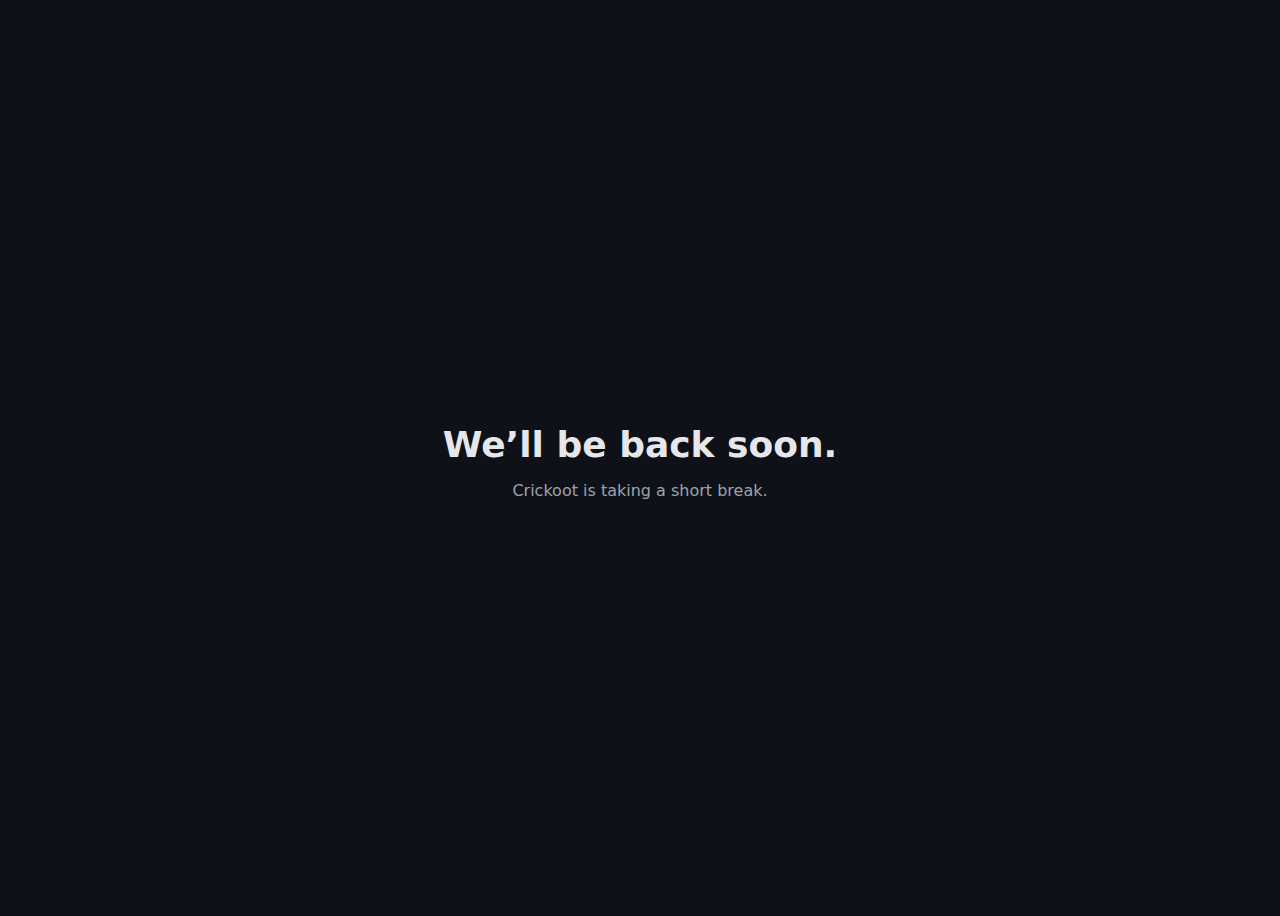
<file: index.html>
<!DOCTYPE html>
<html lang="en">
<head>
  <meta charset="UTF-8">
  <title>Crickoot — Maintenance</title>
  <meta name="viewport" content="width=device-width, initial-scale=1.0">
  <style>
    body {
      background: #0e1117;
      color: #e5e7eb;
      font-family: system-ui, sans-serif;
      display: flex;
      align-items: center;
      justify-content: center;
      height: 100vh;
      text-align: center;
    }
    h1 {
      font-size: 36px;
      margin-bottom: 12px;
    }
    p {
      color: #9ca3af;
      font-size: 16px;
    }
  </style>
</head>
<body>
  <div>
    <h1>We’ll be back soon.</h1>
    <p>Crickoot is taking a short break.</p>
  </div>
</body>
</html>
</file>
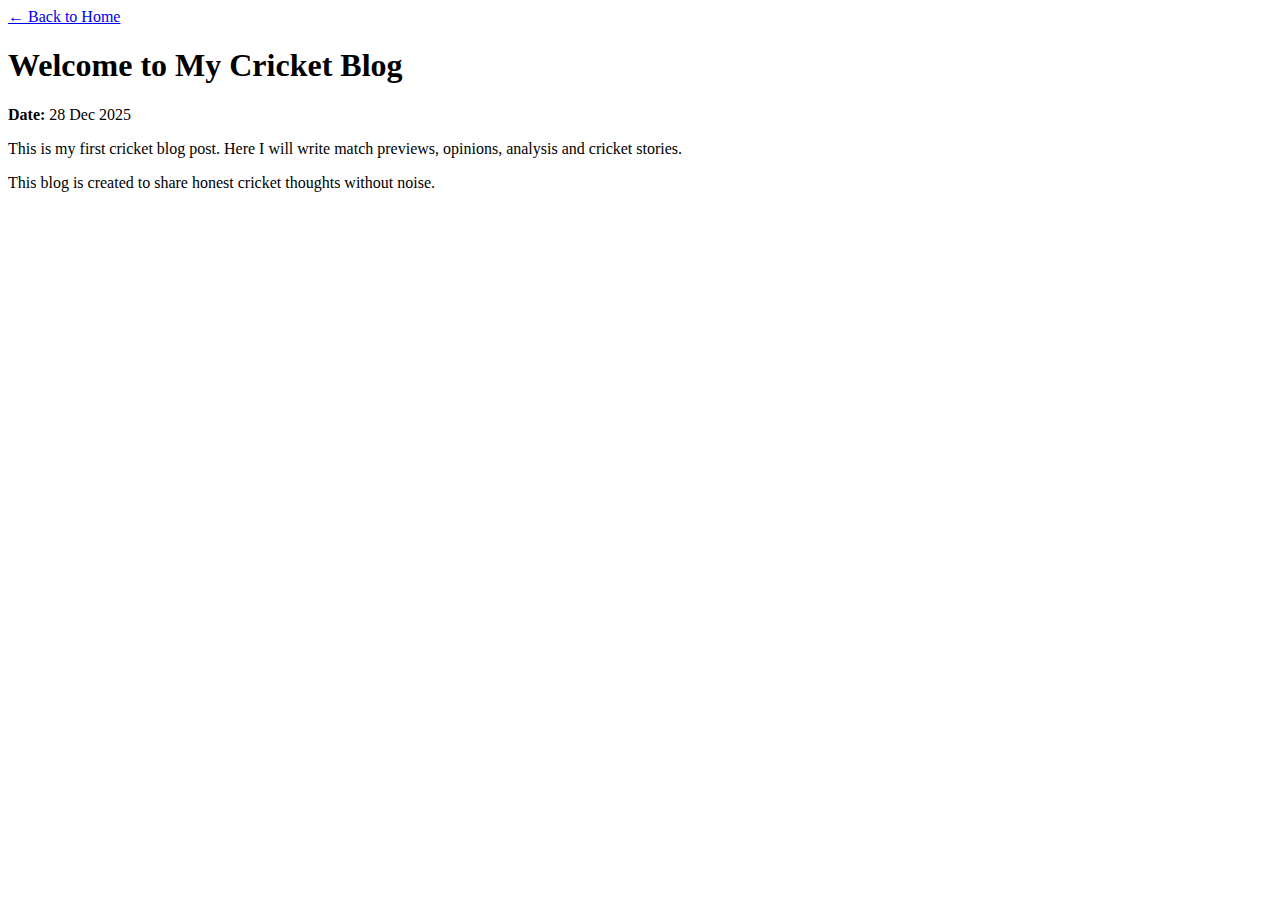
<file: posts/first-post.html>
<!DOCTYPE html>
<html lang="en">
<head>
  <meta charset="UTF-8">
  <title>Welcome to My Cricket Blog</title>
</head>
<body>

  <a href="../index.html">← Back to Home</a>

  <h1>Welcome to My Cricket Blog</h1>

  <p><strong>Date:</strong> 28 Dec 2025</p>

  <p>
    This is my first cricket blog post.
    Here I will write match previews, opinions,
    analysis and cricket stories.
  </p>

  <p>
    This blog is created to share honest cricket
    thoughts without noise.
  </p>

</body>
</html>
</file>
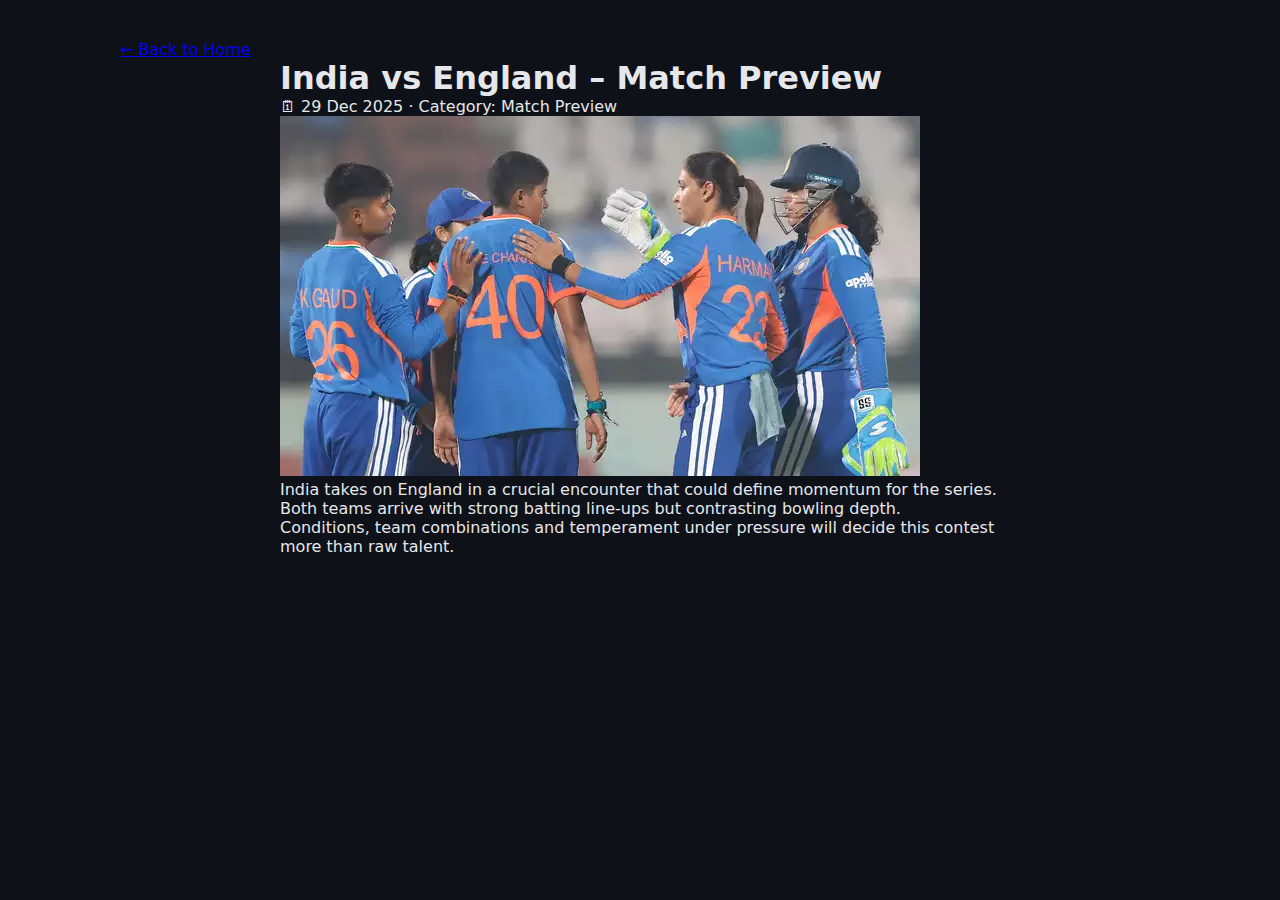
<file: posts/india-vs-eng-preview copy 2.html>
<!DOCTYPE html>
<html lang="en">
<head>
  <meta charset="UTF-8">
  <title>India vs England – Match Preview</title>
  <meta name="viewport" content="width=device-width, initial-scale=1.0">
  <link rel="stylesheet" href="../css/style.css">
</head>
<body>

<a class="back" href="../index.html">← Back to Home</a>

<div class="article">

  <h1>India vs England – Match Preview</h1>
  <p class="date">🗓 29 Dec 2025 · Category: Match Preview</p>

  <img src="../images/ind-vs-eng.jpg" alt="India vs England">

  <p>
    India takes on England in a crucial encounter that could
    define momentum for the series. Both teams arrive with
    strong batting line-ups but contrasting bowling depth.
  </p>

  <p>
    Conditions, team combinations and temperament under
    pressure will decide this contest more than raw talent.
  </p>

</div>

</body>
</html>
</file>
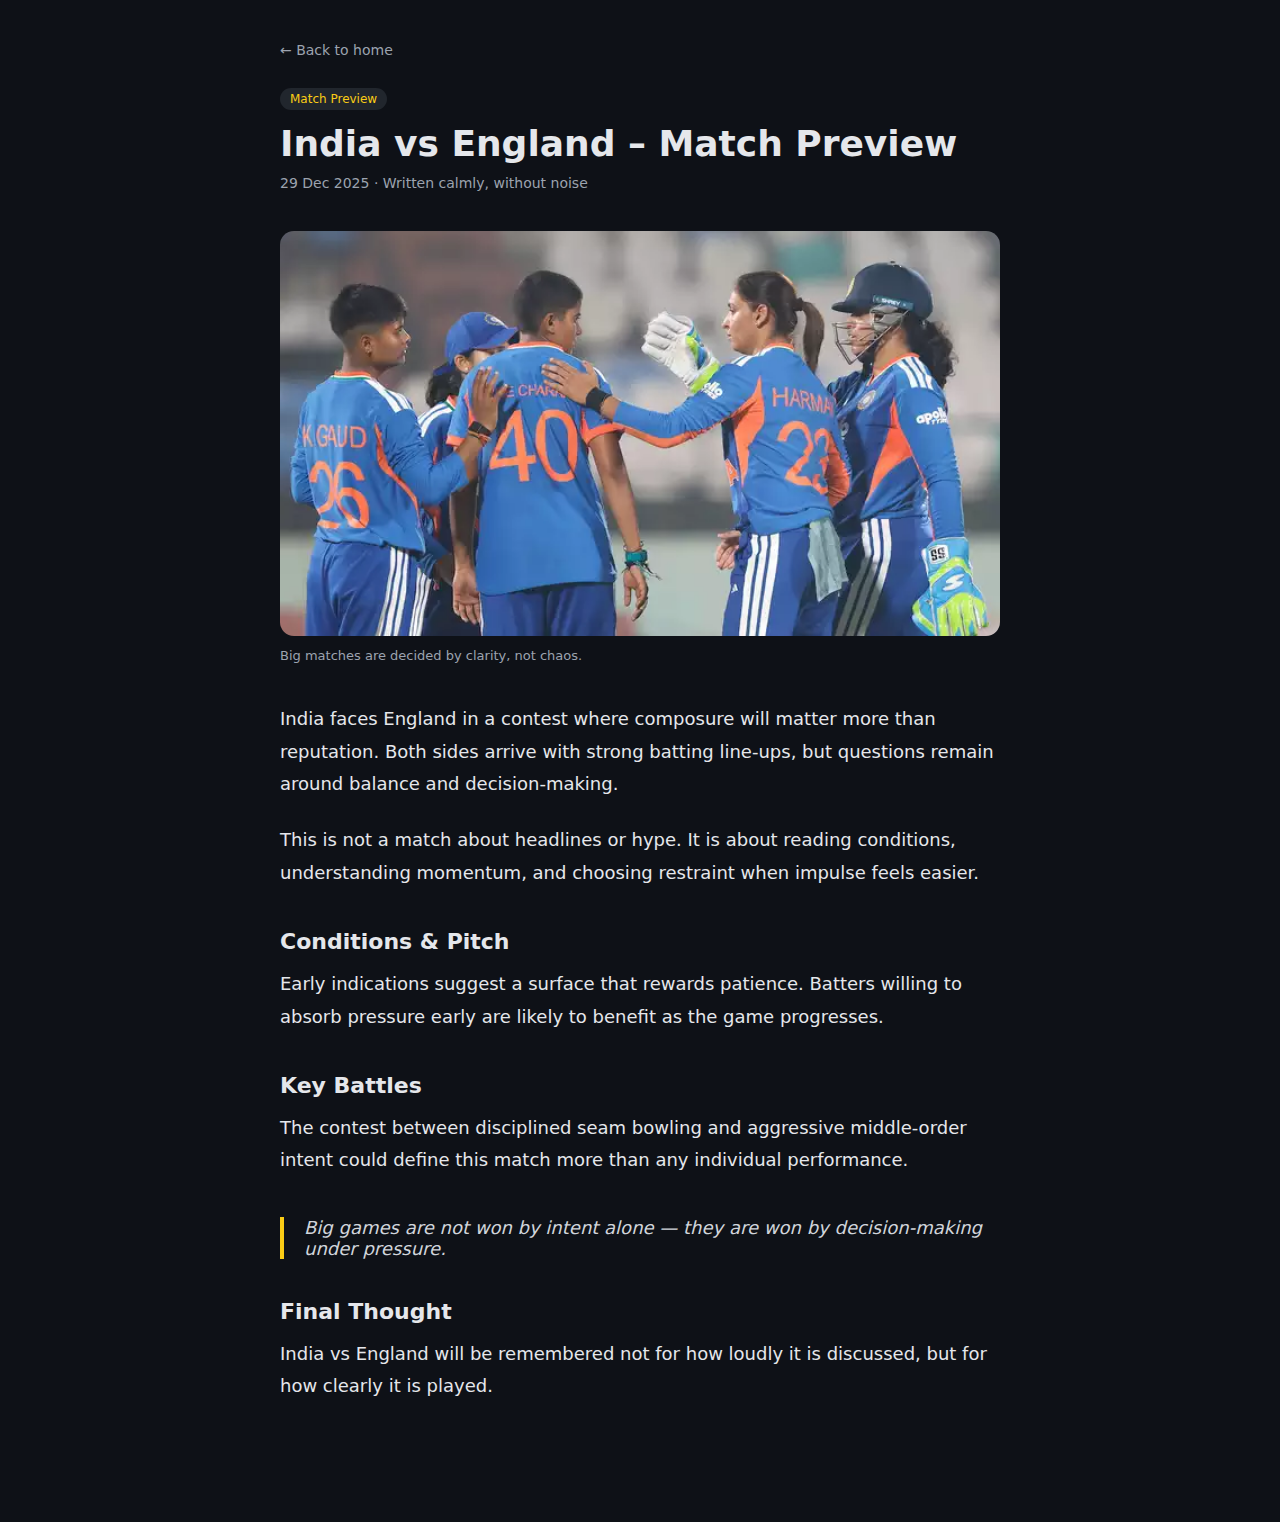
<file: posts/india-vs-eng-preview.html>
<!DOCTYPE html>
<html lang="en">
<head>
  <meta charset="UTF-8">
  <title>India vs England – Match Preview</title>
  <meta name="viewport" content="width=device-width, initial-scale=1.0">
  <link rel="stylesheet" href="../css/style.css">
</head>
<body>

  <article class="article">

    <a href="../index.html" class="article-back">← Back to home</a>

    <header class="article-header">
      <span class="article-tag">Match Preview</span>

      <h1>India vs England – Match Preview</h1>

      <p class="article-meta">
        29 Dec 2025 · Written calmly, without noise
      </p>
    </header>

    <figure class="article-hero">
      <img src="../images/ind-vs-eng.jpg" alt="India vs England">
      <figcaption>
        Big matches are decided by clarity, not chaos.
      </figcaption>
    </figure>

    <div class="article-content">

      <p>
        India faces England in a contest where composure will
        matter more than reputation. Both sides arrive with
        strong batting line-ups, but questions remain around
        balance and decision-making.
      </p>

      <p>
        This is not a match about headlines or hype. It is about
        reading conditions, understanding momentum, and choosing
        restraint when impulse feels easier.
      </p>

      <h2>Conditions & Pitch</h2>

      <p>
        Early indications suggest a surface that rewards patience.
        Batters willing to absorb pressure early are likely to
        benefit as the game progresses.
      </p>

      <h2>Key Battles</h2>

      <p>
        The contest between disciplined seam bowling and aggressive
        middle-order intent could define this match more than any
        individual performance.
      </p>

      <blockquote>
        Big games are not won by intent alone — they are won by
        decision-making under pressure.
      </blockquote>

      <h2>Final Thought</h2>

      <p>
        India vs England will be remembered not for how loudly it
        is discussed, but for how clearly it is played.
      </p>

    </div>

  </article>

</body>
</html>
</file>
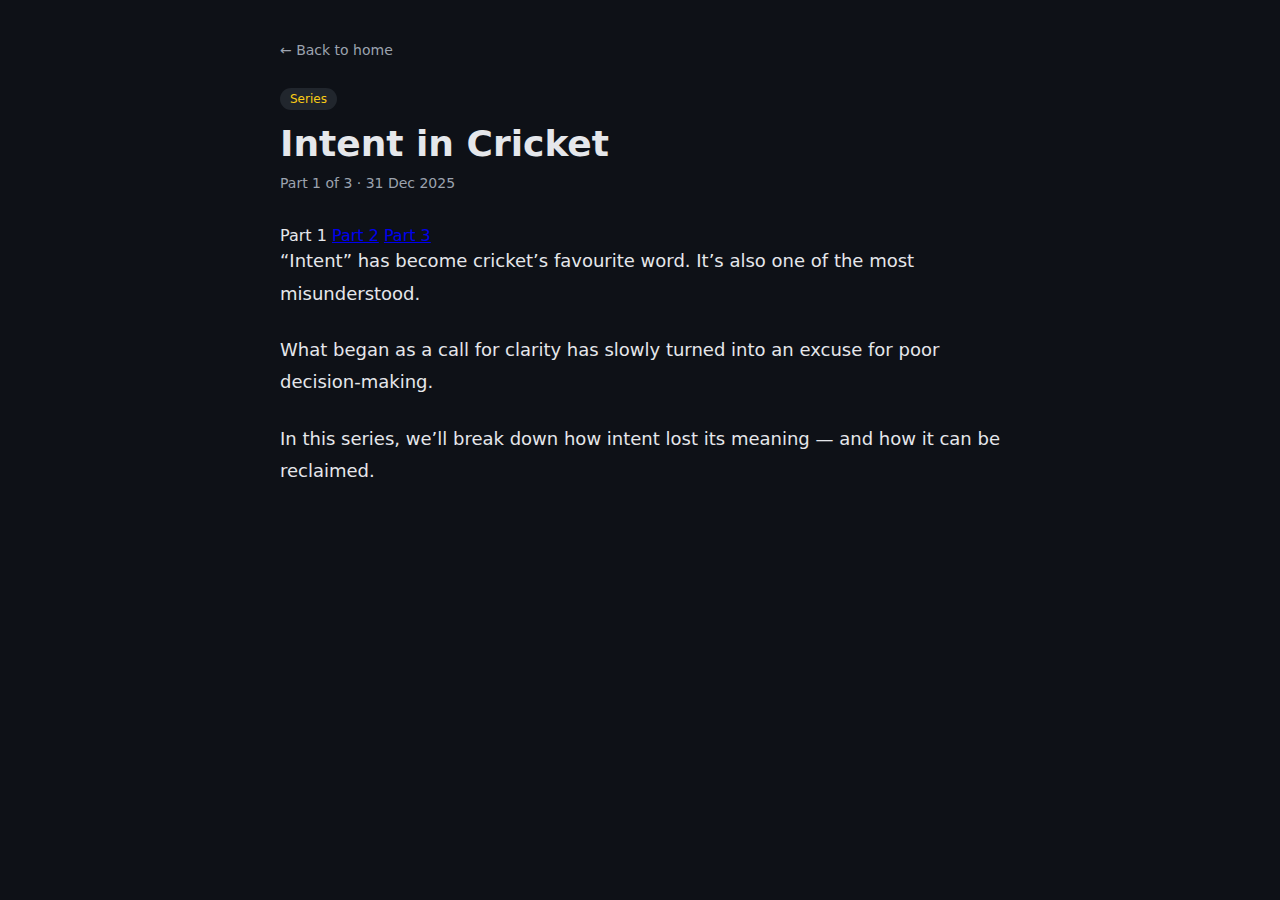
<file: posts/intent-in-cricket-part-1.html>
<!DOCTYPE html>
<html lang="en">
<head>
  <meta charset="UTF-8">
  <title>Intent in Cricket (Part 1): What We Get Wrong</title>
  <meta name="viewport" content="width=device-width, initial-scale=1.0">
  <link rel="stylesheet" href="../css/style.css">
</head>
<body>

<article class="article series-article">

  <a href="../index.html" class="article-back">← Back to home</a>

  <header class="article-header">
    <span class="article-tag">Series</span>

    <h1>Intent in Cricket</h1>

    <p class="article-meta">
      Part 1 of 3 · 31 Dec 2025
    </p>
  </header>

  <!-- SERIES NAV -->
  <nav class="series-nav">
    <span class="active">Part 1</span>
    <a href="intent-in-cricket-part-2.html">Part 2</a>
    <a href="intent-in-cricket-part-3.html">Part 3</a>
  </nav>

  <div class="article-content">

    <p class="lead">
      “Intent” has become cricket’s favourite word.
      It’s also one of the most misunderstood.
    </p>

    <p>
      What began as a call for clarity has slowly
      turned into an excuse for poor decision-making.
    </p>

    <p>
      In this series, we’ll break down how intent
      lost its meaning — and how it can be reclaimed.
    </p>

  </div>

</article>

</body>
</html>
</file>
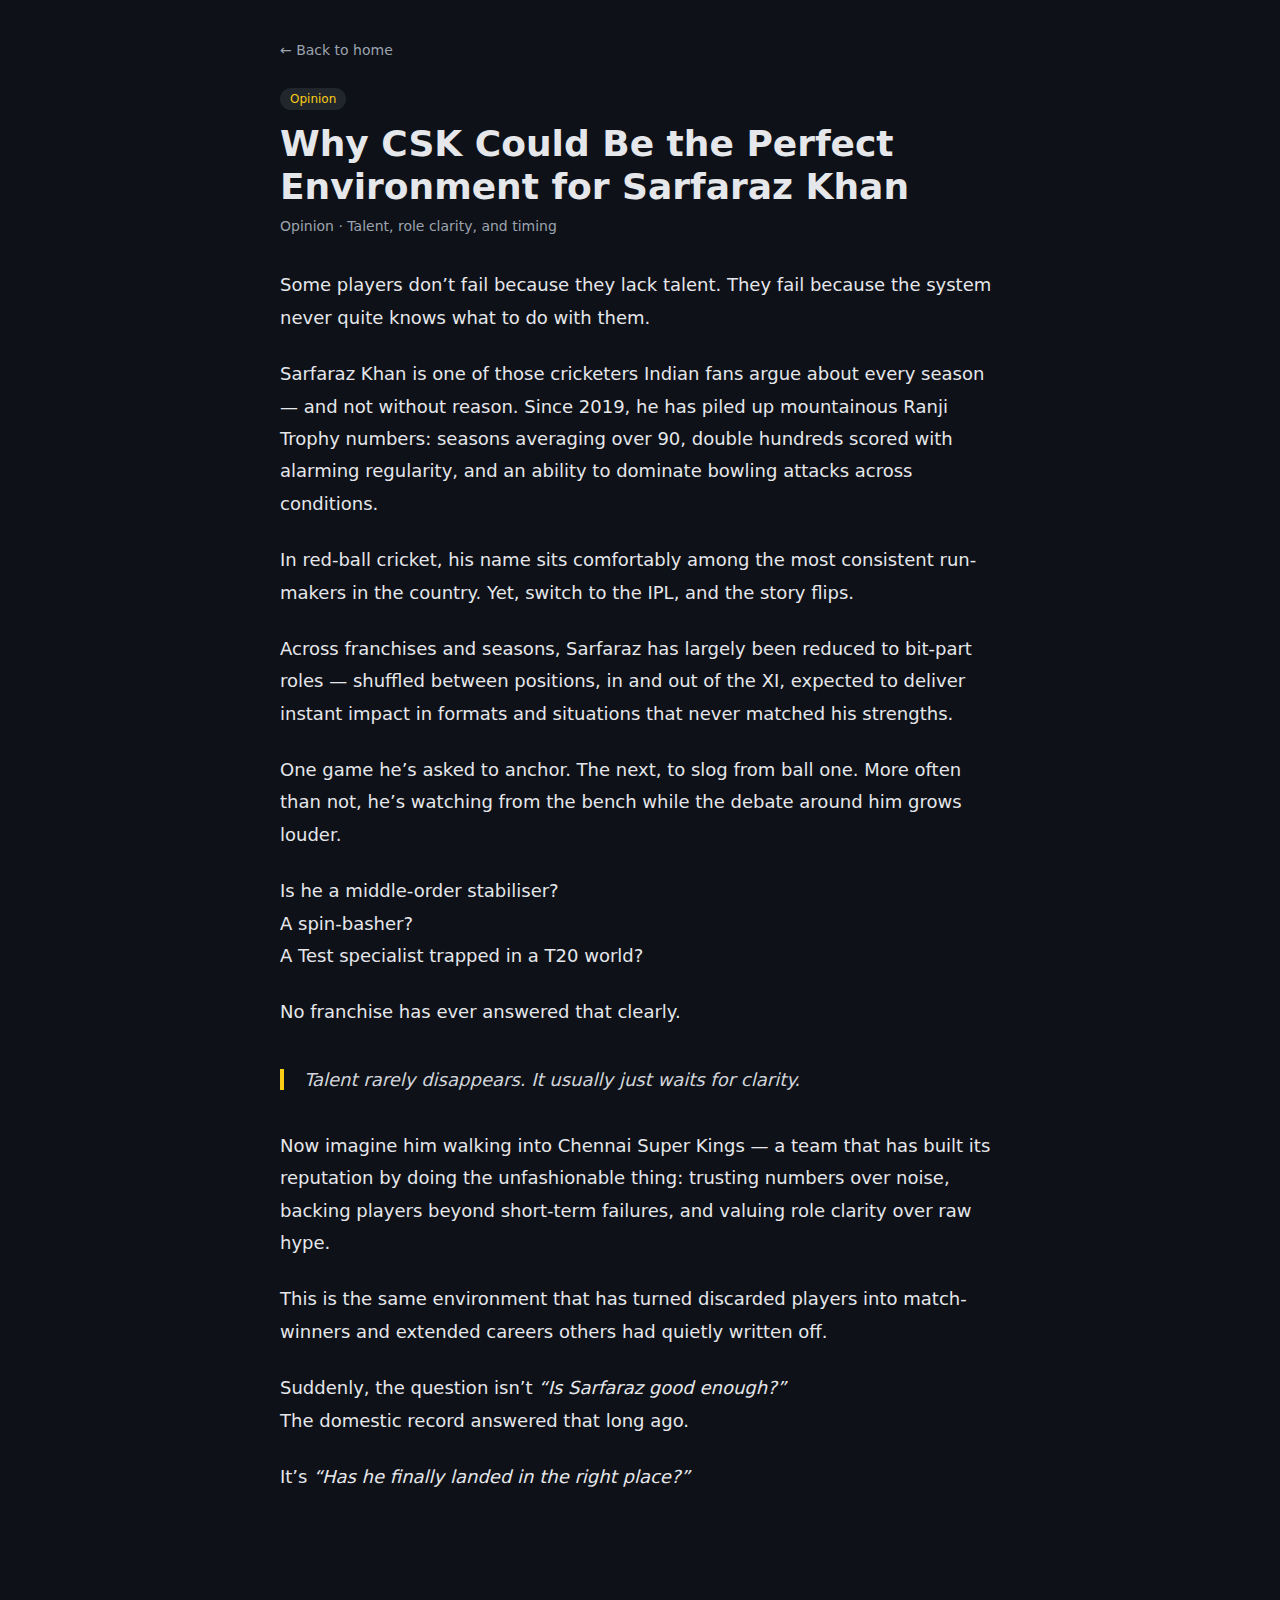
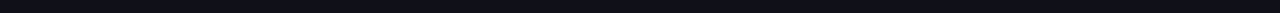
<file: posts/why-csk-could-be-perfect-for-sarfaraz.html>
<!DOCTYPE html>
<html lang="en">
<head>
  <meta charset="UTF-8">
  <meta name="description" content="Why CSK could be the perfect environment for Sarfaraz Khan — an opinion on talent, fit, and role clarity.">
  <title>Why CSK Could Be the Perfect Environment for Sarfaraz Khan</title>
  <meta name="viewport" content="width=device-width, initial-scale=1.0">
  <link rel="stylesheet" href="../css/style.css">

<script async src="https://www.googletagmanager.com/gtag/js?id=G-M5JHYESELD"></script>
<script>
  window.dataLayer = window.dataLayer || [];
  function gtag(){dataLayer.push(arguments);}
  gtag('js', new Date());
  gtag('config', 'G-M5JHYESELD');
</script>

</head>
<body>

<article class="article opinion-article">

  <a href="../index.html" class="article-back">← Back to home</a>

  <header class="article-header">
    <span class="article-tag opinion">Opinion</span>

    <h1>Why CSK Could Be the Perfect Environment for Sarfaraz Khan</h1>

    <p class="article-meta">
      Opinion · Talent, role clarity, and timing
    </p>
  </header>

  <div class="article-content">

    <p class="lead">
      Some players don’t fail because they lack talent.
      They fail because the system never quite knows what to do with them.
    </p>

    <p>
      Sarfaraz Khan is one of those cricketers Indian fans argue about every season —
      and not without reason. Since 2019, he has piled up mountainous Ranji Trophy numbers:
      seasons averaging over 90, double hundreds scored with alarming regularity, and
      an ability to dominate bowling attacks across conditions.
    </p>

    <p>
      In red-ball cricket, his name sits comfortably among the most consistent
      run-makers in the country. Yet, switch to the IPL, and the story flips.
    </p>

    <p>
      Across franchises and seasons, Sarfaraz has largely been reduced to bit-part roles —
      shuffled between positions, in and out of the XI, expected to deliver instant impact
      in formats and situations that never matched his strengths.
    </p>

    <p>
      One game he’s asked to anchor. The next, to slog from ball one.
      More often than not, he’s watching from the bench while the debate around him grows louder.
    </p>

    <p>
      Is he a middle-order stabiliser?<br>
      A spin-basher?<br>
      A Test specialist trapped in a T20 world?
    </p>

    <p>
      No franchise has ever answered that clearly.
    </p>

    <blockquote>
      Talent rarely disappears. It usually just waits for clarity.
    </blockquote>

    <p>
      Now imagine him walking into Chennai Super Kings — a team that has built its reputation
      by doing the unfashionable thing: trusting numbers over noise, backing players beyond
      short-term failures, and valuing role clarity over raw hype.
    </p>

    <p>
      This is the same environment that has turned discarded players into match-winners
      and extended careers others had quietly written off.
    </p>

    <p>
      Suddenly, the question isn’t <em>“Is Sarfaraz good enough?”</em><br>
      The domestic record answered that long ago.
    </p>

    <p>
      It’s <em>“Has he finally landed in the right place?”</em>
    </p>

  </div>

</article>

</body>
</html>
</file>
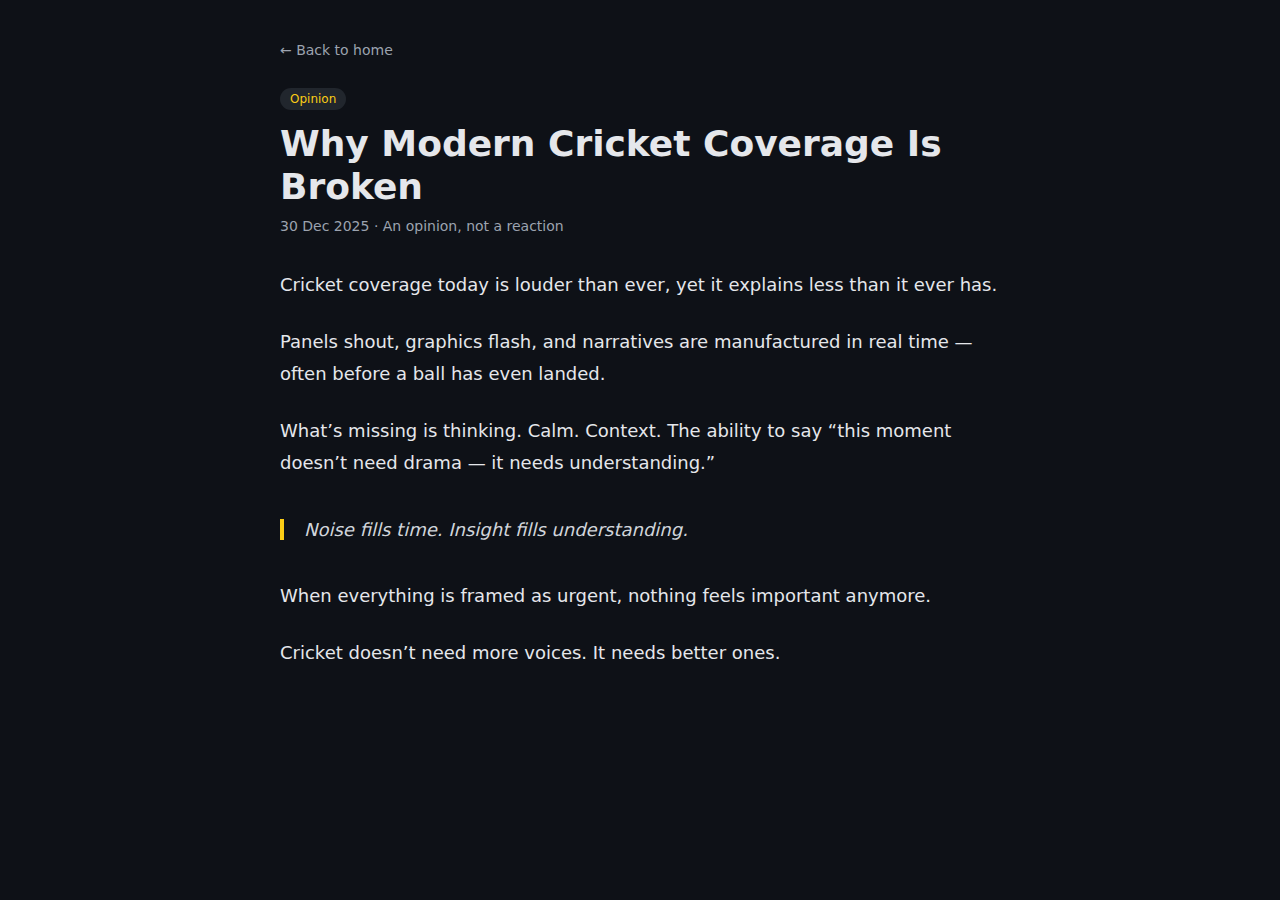
<file: posts/why-modern-cricket-coverage-is-broken.html>
<!DOCTYPE html>
<html lang="en">
<head>
  <meta charset="UTF-8">
  <title>Why Modern Cricket Coverage Is Broken</title>
  <meta name="viewport" content="width=device-width, initial-scale=1.0">
  <link rel="stylesheet" href="../css/style.css">
</head>
<body>

<article class="article opinion-article">

  <a href="../index.html" class="article-back">← Back to home</a>

  <header class="article-header">
    <span class="article-tag opinion">Opinion</span>

    <h1>Why Modern Cricket Coverage Is Broken</h1>

    <p class="article-meta">
      30 Dec 2025 · An opinion, not a reaction
    </p>
  </header>

  <div class="article-content">

    <p class="lead">
      Cricket coverage today is louder than ever,
      yet it explains less than it ever has.
    </p>

    <p>
      Panels shout, graphics flash, and narratives
      are manufactured in real time — often before
      a ball has even landed.
    </p>

    <p>
      What’s missing is thinking. Calm. Context.
      The ability to say “this moment doesn’t need
      drama — it needs understanding.”
    </p>

    <blockquote>
      Noise fills time. Insight fills understanding.
    </blockquote>

    <p>
      When everything is framed as urgent,
      nothing feels important anymore.
    </p>

    <p>
      Cricket doesn’t need more voices.
      It needs better ones.
    </p>

  </div>

</article>

</body>
</html>
</file>
<file: css/style.css>
/* RESET */
* {
  box-sizing: border-box;
  margin: 0;
  padding: 0;
}

/* BASE */
body {
  font-family: system-ui, -apple-system, Segoe UI, Roboto, Arial;
  background: #0e1117;
  color: #e5e7eb;
  max-width: 1100px;
  margin: auto;
  padding: 40px 30px;
}

/* NAV */
.site-nav {
  display: flex;
  justify-content: space-between;
  align-items: center;
  padding-bottom: 18px;
  margin-bottom: 45px;
  border-bottom: 1px solid #21262d;
}

.brand {
  font-size: 26px;
  font-weight: 900;
  color: #facc15;
  text-decoration: none;
  letter-spacing: -1px;
}

.nav-right {
  display: flex;
  gap: 22px;
}

.nav-right a {
  text-decoration: none;
  color: #9ca3af;
  font-size: 13px;
  letter-spacing: 1px;
  text-transform: uppercase;
}

.nav-right a:hover {
  color: #facc15;
}

/* HERO */
.hero {
  margin-bottom: 55px;
}

.hero h1 {
  font-size: 48px;
  font-weight: 800;
  letter-spacing: -1px;
}

.hero p {
  margin-top: 12px;
  font-size: 16px;
  color: #9ca3af;
  max-width: 620px;
}

/* FEATURED */
.featured {
  display: grid;
  grid-template-columns: 1.1fr 1fr;
  gap: 30px;
  background: #161b22;
  border-radius: 16px;
  overflow: hidden;
  margin-bottom: 60px;
}

.featured img {
  width: 100%;
  height: 320px;
  object-fit: cover;
}

.featured-content {
  padding: 28px;
}

.featured-content h2 {
  margin: 8px 0 10px;
  font-size: 28px;
}

.excerpt {
  color: #d1d5db;
  line-height: 1.6;
}

/* TAGS */
.tag {
  display: inline-block;
  background: #21262d;
  color: #facc15;
  padding: 4px 8px;
  font-size: 12px;
  border-radius: 6px;
}

.tag.opinion {
  color: #fb7185;
}

/* META */
.meta {
  font-size: 13px;
  color: #9ca3af;
  margin-bottom: 12px;
}

/* LINKS */
.read-more {
  display: inline-block;
  margin-top: 14px;
  color: #facc15;
  text-decoration: none;
  font-weight: 600;
}

/* HOT TAKES */
.hot-takes {
  background: #0b0f14;
  border-left: 5px solid #facc15;
  padding: 28px 30px;
  margin-bottom: 60px;
}

.hot-takes h3 {
  margin-bottom: 18px;
  font-size: 14px;
  letter-spacing: 2px;
  color: #facc15;
}

.hot-takes ul {
  list-style: none;
}

.hot-takes li {
  margin-bottom: 14px;
  font-size: 17px;
  line-height: 1.5;
}

/* CATEGORIES */
.categories {
  display: grid;
  grid-template-columns: repeat(auto-fit, minmax(260px, 1fr));
  gap: 40px;
  margin-bottom: 60px;
}

.category-block h3 {
  font-size: 14px;
  letter-spacing: 1.5px;
  color: #facc15;
  margin-bottom: 15px;
}

.category-item {
  display: block;
  padding: 12px 0;
  border-bottom: 1px solid #21262d;
  color: #e5e7eb;
  text-decoration: none;
  font-size: 16px;
}

.category-item span {
  display: block;
  font-size: 12px;
  color: #9ca3af;
  margin-top: 4px;
}

.category-item:hover {
  color: #facc15;
}

/* LATEST */
.latest h3 {
  margin-bottom: 18px;
}

.latest-item {
  display: block;
  padding: 20px;
  background: #161b22;
  border-radius: 12px;
  text-decoration: none;
  color: inherit;
}

.latest-item h4 {
  margin: 8px 0;
}

/* ARTICLE PAGE */
.article {
  max-width: 720px;
  margin: 0 auto 80px;
}

.article-back {
  display: inline-block;
  margin-bottom: 30px;
  color: #9ca3af;
  text-decoration: none;
  font-size: 14px;
}

.article-back:hover {
  color: #facc15;
}

.article-header {
  margin-bottom: 35px;
}

.article-tag {
  display: inline-block;
  background: #21262d;
  color: #facc15;
  font-size: 12px;
  padding: 4px 10px;
  border-radius: 999px;
  margin-bottom: 12px;
}

.article-header h1 {
  font-size: 36px;
  line-height: 1.2;
  margin-bottom: 10px;
}

.article-meta {
  font-size: 14px;
  color: #9ca3af;
}

/* HERO IMAGE */
.article-hero {
  margin: 40px 0;
}

.article-hero img {
  width: 100%;
  border-radius: 14px;
}

.article-hero figcaption {
  font-size: 13px;
  color: #9ca3af;
  margin-top: 8px;
}

/* CONTENT */
.article-content p {
  font-size: 18px;
  line-height: 1.8;
  margin-bottom: 24px;
  color: #e5e7eb;
}

.article-content h2 {
  font-size: 22px;
  margin: 40px 0 14px;
}

.article-content blockquote {
  border-left: 4px solid #facc15;
  padding-left: 20px;
  margin: 40px 0;
  font-size: 18px;
  color: #d1d5db;
  font-style: italic;
}
</file>
